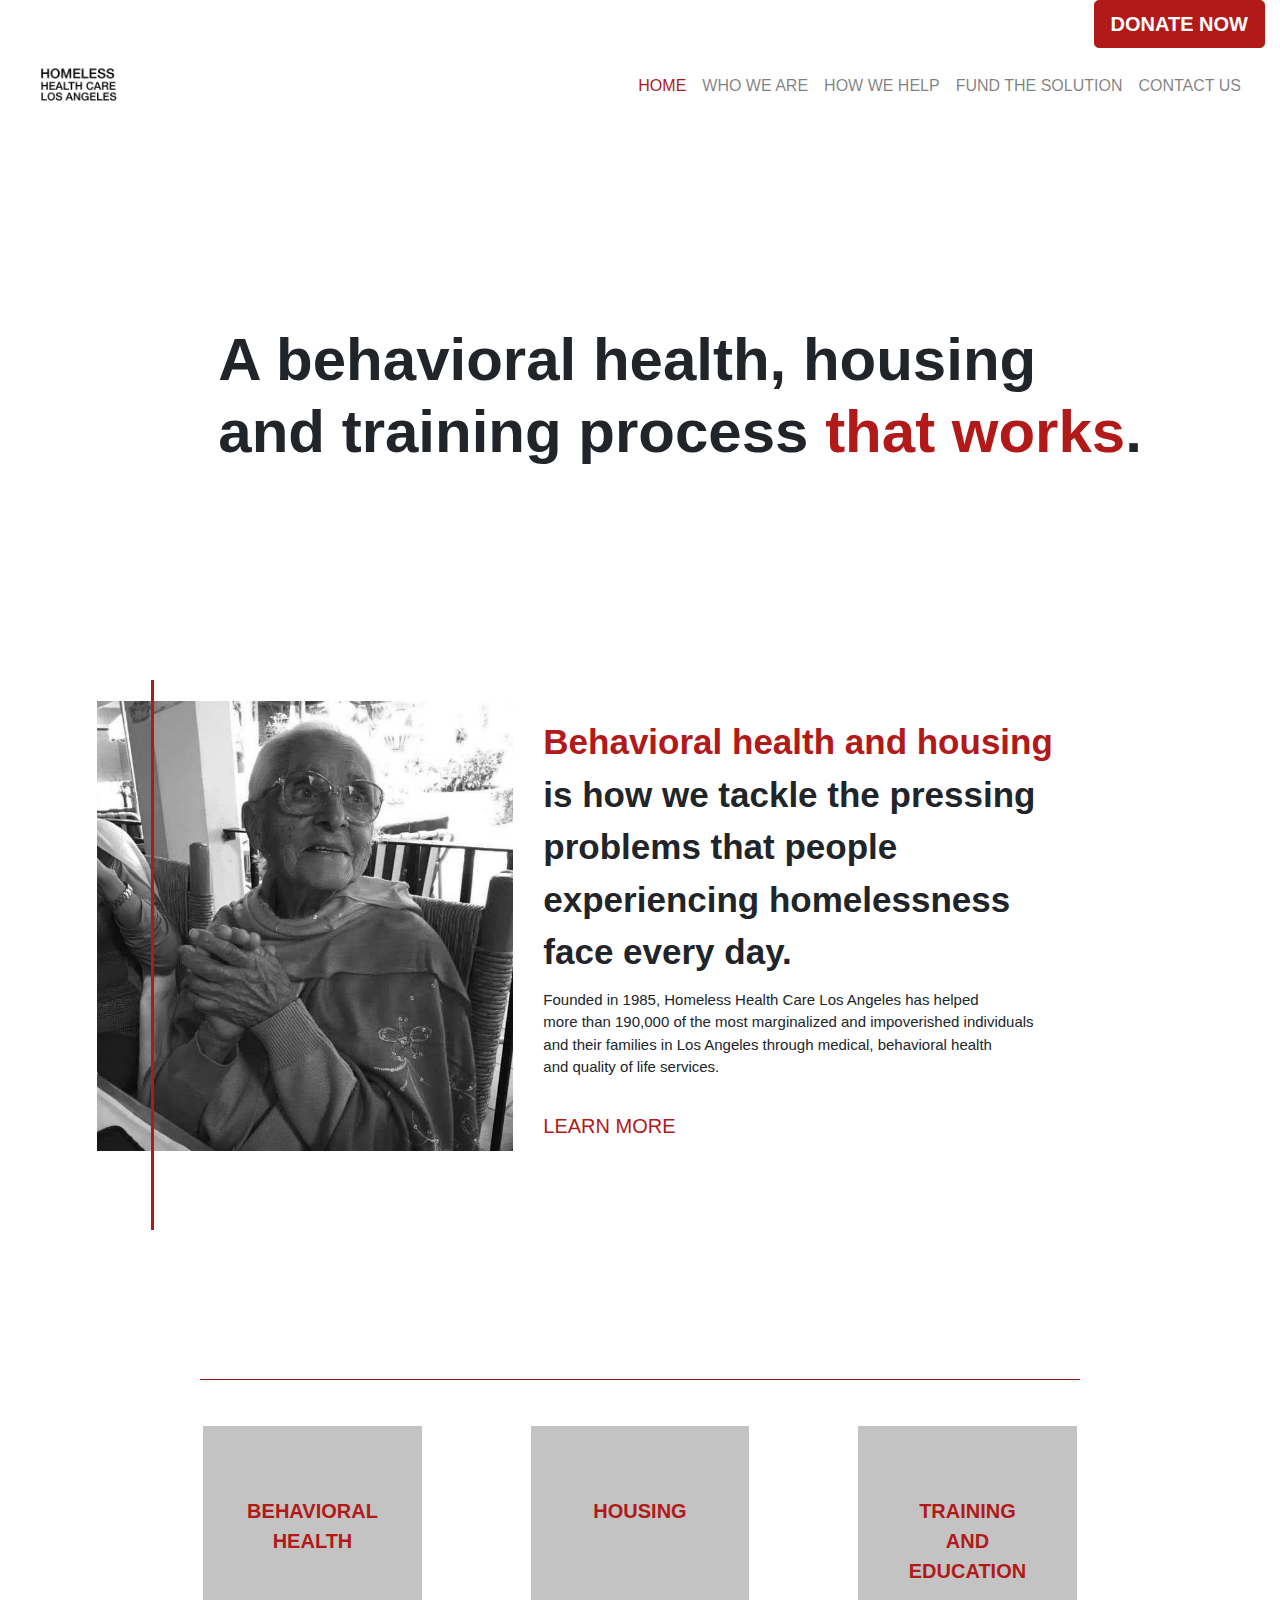
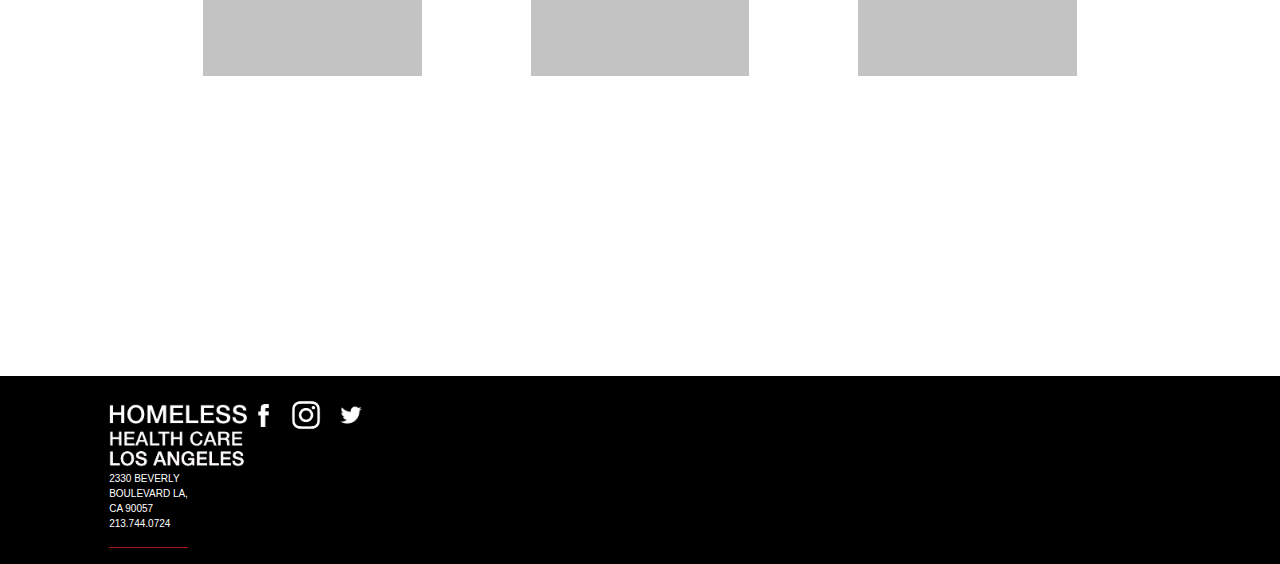
<file: index.html>
<!DOCTYPE html>
<html lang="en">

<head>
	<!-- Required meta tags -->
	<meta charset="utf-8">

	<!-- Our only CSS file -->
	<link rel="stylesheet" href="assets/css/style.css">
	<!-- Required meta tags -->
	<meta charset="utf-8">
	<meta name="viewport" content="width=device-width, initial-scale=1, shrink-to-fit=no">

	<!-- Bootstrap CSS -->
	<link rel="stylesheet" href="https://stackpath.bootstrapcdn.com/bootstrap/4.1.3/css/bootstrap.min.css">

	<!-- Optional JavaScript -->
	<script src="https://code.jquery.com/jquery-3.3.1.slim.min.js" crossorigin="anonymous"></script>
	<script src="https://cdnjs.cloudflare.com/ajax/libs/popper.js/1.14.3/umd/popper.min.js"></script>
	<script src="https://stackpath.bootstrapcdn.com/bootstrap/4.1.3/js/bootstrap.min.js"></script>

	<title>Homeless Healthcare Los Angeles</title>
</head>

<body>
	<div class="container-fluid">
		<div class="row">
			<div class="col-12 text-center">
				<button type="button" class="btn btn-primary btn-lg" aria-pressed="true">DONATE NOW</button>
			</div>
		</div>
		<div>
			<div>
				<nav class="navbar navbar-expand-lg navbar-light bg-light">
					<a class="navbar-brand" href="index.html">
						<img src="assets/images/logo.png" class="img-fluid nonprofit-logo">
					</a>
					<button class="navbar-toggler" type="button" data-toggle="collapse"
						data-target="#navbarSupportedContent" aria-controls="navbarSupportedContent"
						aria-expanded="false" aria-label="Toggle navigation">
						<span class="navbar-toggler-icon"></span>
					</button>
					<div class="collapse navbar-collapse justify-content-end" id="navbarSupportedContent">
						<ul class="navbar-nav">
							<li class="nav-item active custom-active-tab">
								<a class="nav-link" href="index.html">HOME</a>
							</li>
							<li class="nav-item ">
								<a class="nav-link" href="whoweare.html">WHO WE ARE</a>
							</li>
							<li class="nav-item">
								<a class="nav-link" href="howwehelpp.html">HOW WE HELP</a>
							</li>
							<li class="nav-item">
								<a class="nav-link" href="fundthesolution.html">FUND THE SOLUTION</a>
							</li>
							<li class="nav-item">
								<a class="nav-link" href="contactus.html">CONTACT US</a>
							</li>
						</ul>
					</div>
				</nav>
			</div>
		</div>

	</div>
	<div class="row">
		<div class="col-2"></div>
		<div class="col-10">

			<h1 class="intro" data-toggle="tooltip" title="imma-kms">A behavioral health, housing <br> and training
				process
				<span class="red">that works</span>.</h1>
		</div>
		<div
			class="divider" style="background-color:white;color:white;">
			<hr color="#B21919" ; width="absolute">
		</div>


		<div class="row">
			<div class="col-sm-1" style="background-color:white;"></div>
			<div class="col-sm-4 introimage" style="background-color:white"><img src="assets/images/grandpa.png"
					class="img-fluid" alt="Responsive image"></div>

			<div class="col-sm-5 introtext" style="background-color:white;padding-top:15px;"><span
					class="red">Behavioral
					health and housing</span> <br> is how we tackle
				the pressing <br> problems that people experiencing homelessness face every day.
				<p class="maincopy" style="padding-top:10px;">Founded in 1985, Homeless Health Care Los Angeles has
					helped <br>
					more than 190,000 of the most marginalized and impoverished individuals <br>
					and their families in Los Angeles through medical, behavioral health <br> and quality of life
					services.</p>
				<p><a class="learnmore" href="whoweare.html">LEARN MORE</a></p>

			</div>


		</div>

	</div>
	<div class="vl"></div>
	</div>
	</div>
	<div class="vl" style="float:right;"></div>
	</div>
	<div
		style="background-color:white;color:white;padding-top:200px;padding-left: 200px;padding-right: 200px; padding-bottom: 30px;">
		<hr color="#B21919" ; width="absolute">
	</div>
	<div>
		<div class="row">
			<div class="col-sm-2" style="background-color:white;"></div>
			<div class="maincontainer col-sm-2">

				<div class="thecard">
					<div class="thefront">BEHAVIORAL<br>HEALTH</div>
					<div class="theback">Our behavioral health programs exist to elevate clients’ voices and advocate
						for their emotional, behavioral, and psychological needs through evidence-based, client-centered
						approaches to mind and body well-being.</div>
				</div>
			</div>

			<div class="col-sm-1" style="background-color:white;"></div>

			<div class="maincontainer col-sm-2">

				<div class="thecard">
					<div class="thefront">HOUSING</div>
					<div class="theback">Our comprehensive model connects individuals to medical, mental health,
						substance use programs, and case management services, as well as facilitating referrals to long
						term housing placement. </div>
				</div>
			</div>
			<div class="col-sm-1" style="background-color:white;"></div>

			<div class="maincontainer col-sm-2">

				<div class="thecard">
					<div class="thefront">TRAINING<br>AND<br>EDUCATION</div>
					<div class="theback">Our training and education program provides innovative health education
						training and technical assistance to homeless shelters, community health clinics, hospitals, and
						community-based providers.</div>
				</div>
			</div>
			<div class="col-sm-2" style="background-color:white;"></div>

		</div>
	</div>
	<div class="dividerr" style="background-color:white;color:white;padding-top:200px;padding:150px;"></div>
	<div class="footer">
		<div style="background-color:black; padding: 10px;"></div>
			<div class="row">
				<div class="col-sm-1"></div>
				<div class="col-sm-1">
					<img src="assets/images/logoblack.png" alt=""style="height: 75px; width:auto;float:left;"><br>
					<p style="color: white; font-size: 10px; text-align: left">2330 BEVERLY BOULEVARD LA, <br> CA 90057 <br> 213.744.0724</p>
					<hr color="#B21919" ; width="absolute">
				</div>
				<!-- contact -->
				<div class="col-sm-2">
						<a href="https://twitter.com/maricuellar_"target="balnk"><img  class="iconp"src="assets/images/facebook.png" alt=""></a>
						<a href="https://www.instagram.com/mari.cuellaar"target="balnk"><img class="icon"src="assets/images/instagram.png" alt=""></a>
						<a href="https://twitter.com/maricuellar_"target="balnk"><img class="icont"src="assets/images/twitter.png" alt=""></a>
					</div>
				</div>
	
			</div>





</body>

</html>
</file>
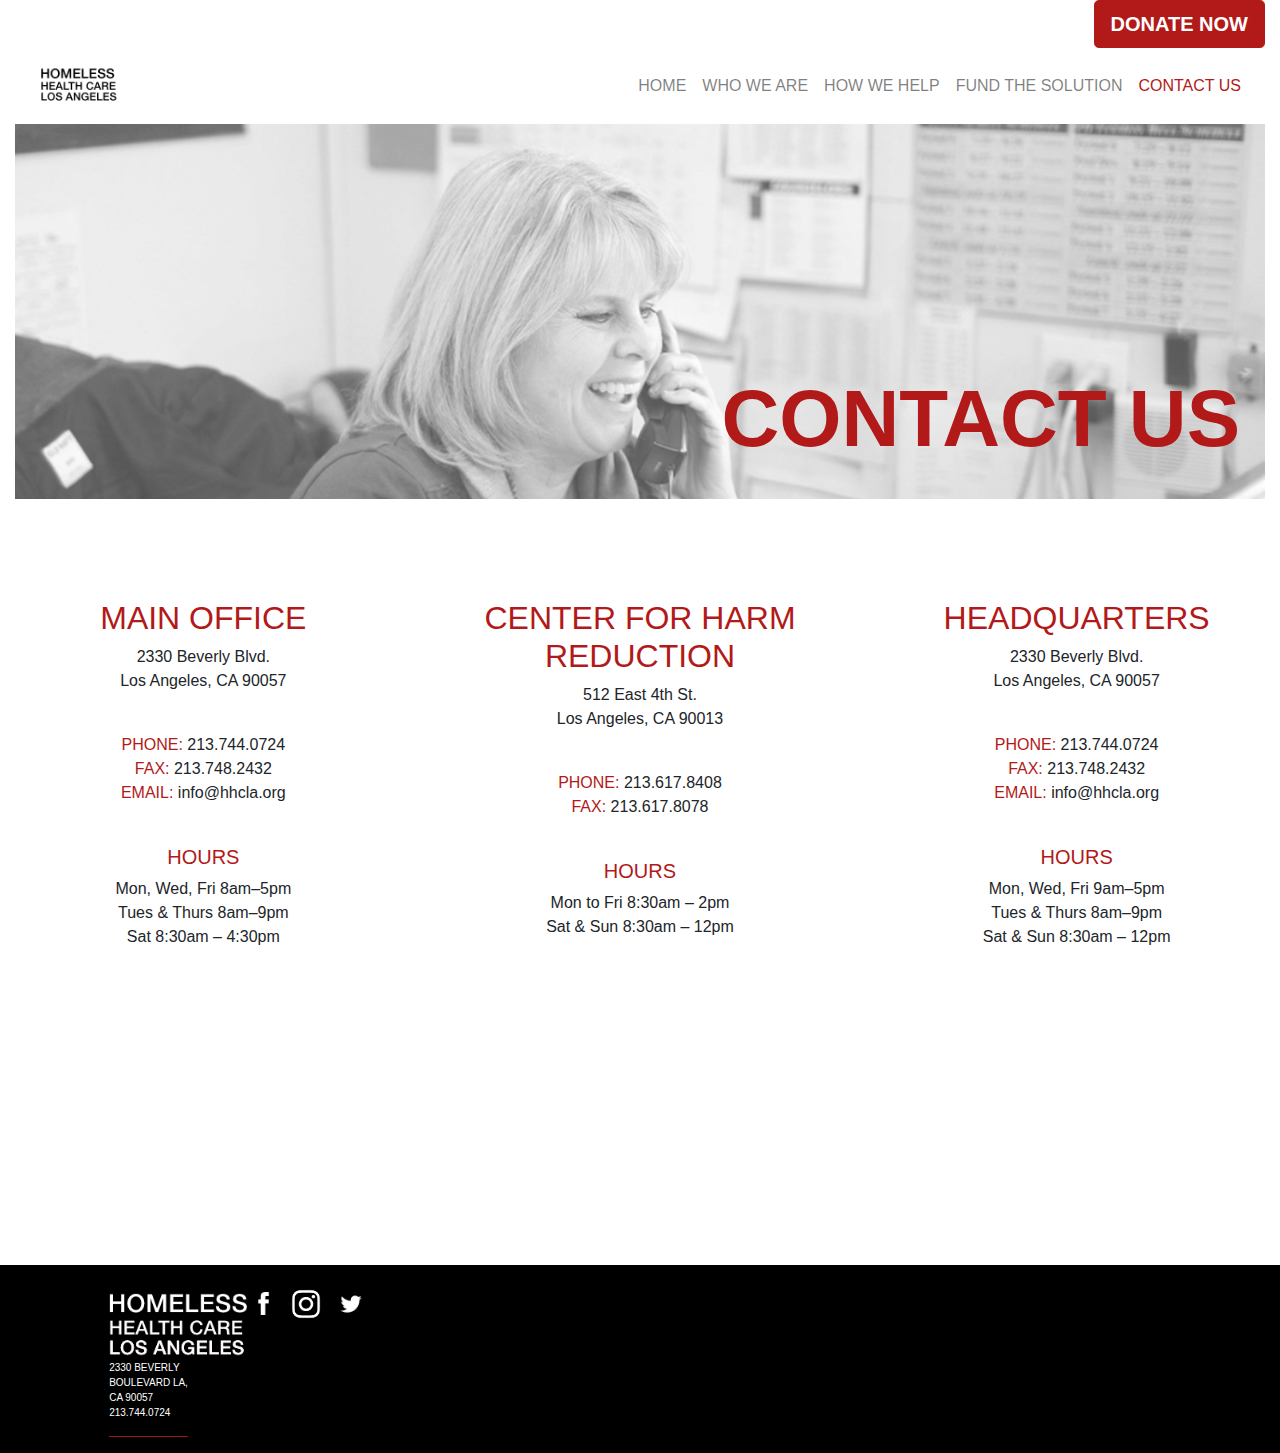
<file: contactus.html>
<!DOCTYPE html>
<html lang="en">

<head>
    <!-- Required meta tags -->
    <meta charset="utf-8">

    <!-- Our only CSS file -->
    <link rel="stylesheet" href="assets/css/contactus.css">
    <!-- Required meta tags -->
    <meta charset="utf-8">
    <meta name="viewport" content="width=device-width, initial-scale=1, shrink-to-fit=no">

    <!-- Bootstrap CSS -->
    <link rel="stylesheet" href="https://stackpath.bootstrapcdn.com/bootstrap/4.1.3/css/bootstrap.min.css">

    <!-- Optional JavaScript -->
    <script src="https://code.jquery.com/jquery-3.3.1.slim.min.js" crossorigin="anonymous"></script>
    <script src="https://cdnjs.cloudflare.com/ajax/libs/popper.js/1.14.3/umd/popper.min.js"></script>
    <script src="https://stackpath.bootstrapcdn.com/bootstrap/4.1.3/js/bootstrap.min.js"></script>

    <meta name="viewport" content="width=device-width, initial-scale=1">

    <title>Homeless Healthcare Los Angeles</title>
</head>

<body>
    <div class="container-fluid">

        <div class="row">
            <div class="col-12">
                <button type="button" class="btn btn-primary btn-lg" aria-pressed="true">DONATE NOW</button>
            </div>
        </div>
        <nav class="navbar navbar-expand-lg navbar-light bg-light">
            <a class="navbar-brand" href="index.html">
                <img src="assets/images/logo.png" class="img-fluid nonprofit-logo">
            </a>
            <button class="navbar-toggler" type="button" data-toggle="collapse" data-target="#navbarSupportedContent"
                aria-controls="navbarSupportedContent" aria-expanded="false" aria-label="Toggle navigation">
                <span class="navbar-toggler-icon"></span>
            </button>
            <div class="collapse navbar-collapse justify-content-end" id="navbarSupportedContent">
                <ul class="navbar-nav">
                    <li class="nav-item ">
                        <a class="nav-link" href="index.html">HOME</a>
                    </li>
                    <li class="nav-item">
                        <a class="nav-link" href="whoweare.html">WHO WE ARE</a>
                    </li>
                    <li class="nav-item">
                        <a class="nav-link" href="howwehelpp.html">HOW WE HELP</a>
                    </li>
                    <li class="nav-item">
                        <a class="nav-link" href="fundthesolution.html">FUND THE SOLUTION</a>
                    </li>
                    <li class="nav-item active custom-active-tab">
                        <a class="nav-link" href="contactus.html">CONTACT US</a>
                    </li>
                </ul>
            </div>
        </nav>
    </div>
    </div>


    <div>
        <div class="container-fluid">
            <img style="opacity: .7" src="assets/images/contactus.png" class="img-fluid" alt="Responsive image">
            <div class="bottom-right">CONTACT US</div>
        </div>

        <div style="background-color:white;color:white;padding-top:100px;padding-left: 200px;padding-right: 200px;">
        </div>
        <div>
            <div class="row">
                <div class="col-sm-4 text" style="background-color:white;">
                    <h2 class="red">MAIN OFFICE</h2>
                    <p>2330 Beverly Blvd.<br>Los Angeles, CA 90057</p>
                    <p><br><span class="red"> PHONE:</span> 213.744.0724
                        <br><span class="red"> FAX:</span> 213.748.2432
                        <br><span class="red">EMAIL:</span> info@hhcla.org</p>
                    <h5 class="red"><br>HOURS</h5>
                    <p>Mon, Wed, Fri 8am–5pm <br>

                        Tues & Thurs 8am–9pm <br>

                        Sat 8:30am – 4:30pm</p>
                </div>
                <div class="col-sm-4 text" style="background-color:white;">
                    <h2 class="red">CENTER FOR HARM REDUCTION</h2>
                    <p>512 East 4th St.<br>Los Angeles, CA 90013</p>
                    <p><br><span class="red"> PHONE:</span> 213.617.8408
                        <br><span class="red"> FAX:</span> 213.617.8078

                        <h5 class="red"><br>HOURS</h5>
                        <p>Mon to Fri 8:30am – 2pm<br>

                            Sat & Sun 8:30am – 12pm</p>
                </div>
                <div class="col-sm-4 text" style="background-color:white;">
                    <h2 class="red">HEADQUARTERS</h2>
                    <p>2330 Beverly Blvd.<br>Los Angeles, CA 90057</p>
                    <p><br><span class="red"> PHONE:</span> 213.744.0724
                        <br><span class="red"> FAX:</span> 213.748.2432
                        <br><span class="red">EMAIL:</span> info@hhcla.org</p>
                    <h5 class="red"><br>HOURS</h5>
                    <p>Mon, Wed, Fri 9am–5pm <br>

                        Tues & Thurs 8am–9pm <br>

                        Sat & Sun 8:30am – 12pm</p>
                </div>




            </div>
        </div>

        <div style="background-color:white;color:white;padding:150px;"></div>
        <div class="footer">
            <div style="background-color:black; padding: 10px;"></div>
            <div class="row">
                <div class="col-sm-1"></div>
                <div class="col-sm-1">
                    <img src="assets/images/logoblack.png" alt="" style="height: 75px; width:auto;float:left;"><br>
                    <p style="color: white; font-size: 10px; text-align: left">2330 BEVERLY BOULEVARD LA, <br> CA 90057
                        <br> 213.744.0724</p>
                    <hr color="#B21919" ; width="absolute">
                </div>
                <!-- contact -->
                <div class="col-sm-2">
                    <a href="https://twitter.com/maricuellar_" target="balnk"><img class="iconp"
                            src="assets/images/facebook.png" alt=""></a>
                    <a href="https://www.instagram.com/mari.cuellaar" target="balnk"><img class="icon"
                            src="assets/images/instagram.png" alt=""></a>
                    <a href="https://twitter.com/maricuellar_" target="balnk"><img class="icont"
                            src="assets/images/twitter.png" alt=""></a>
                </div>
            </div>

        </div>



</body>

</html>
</file>
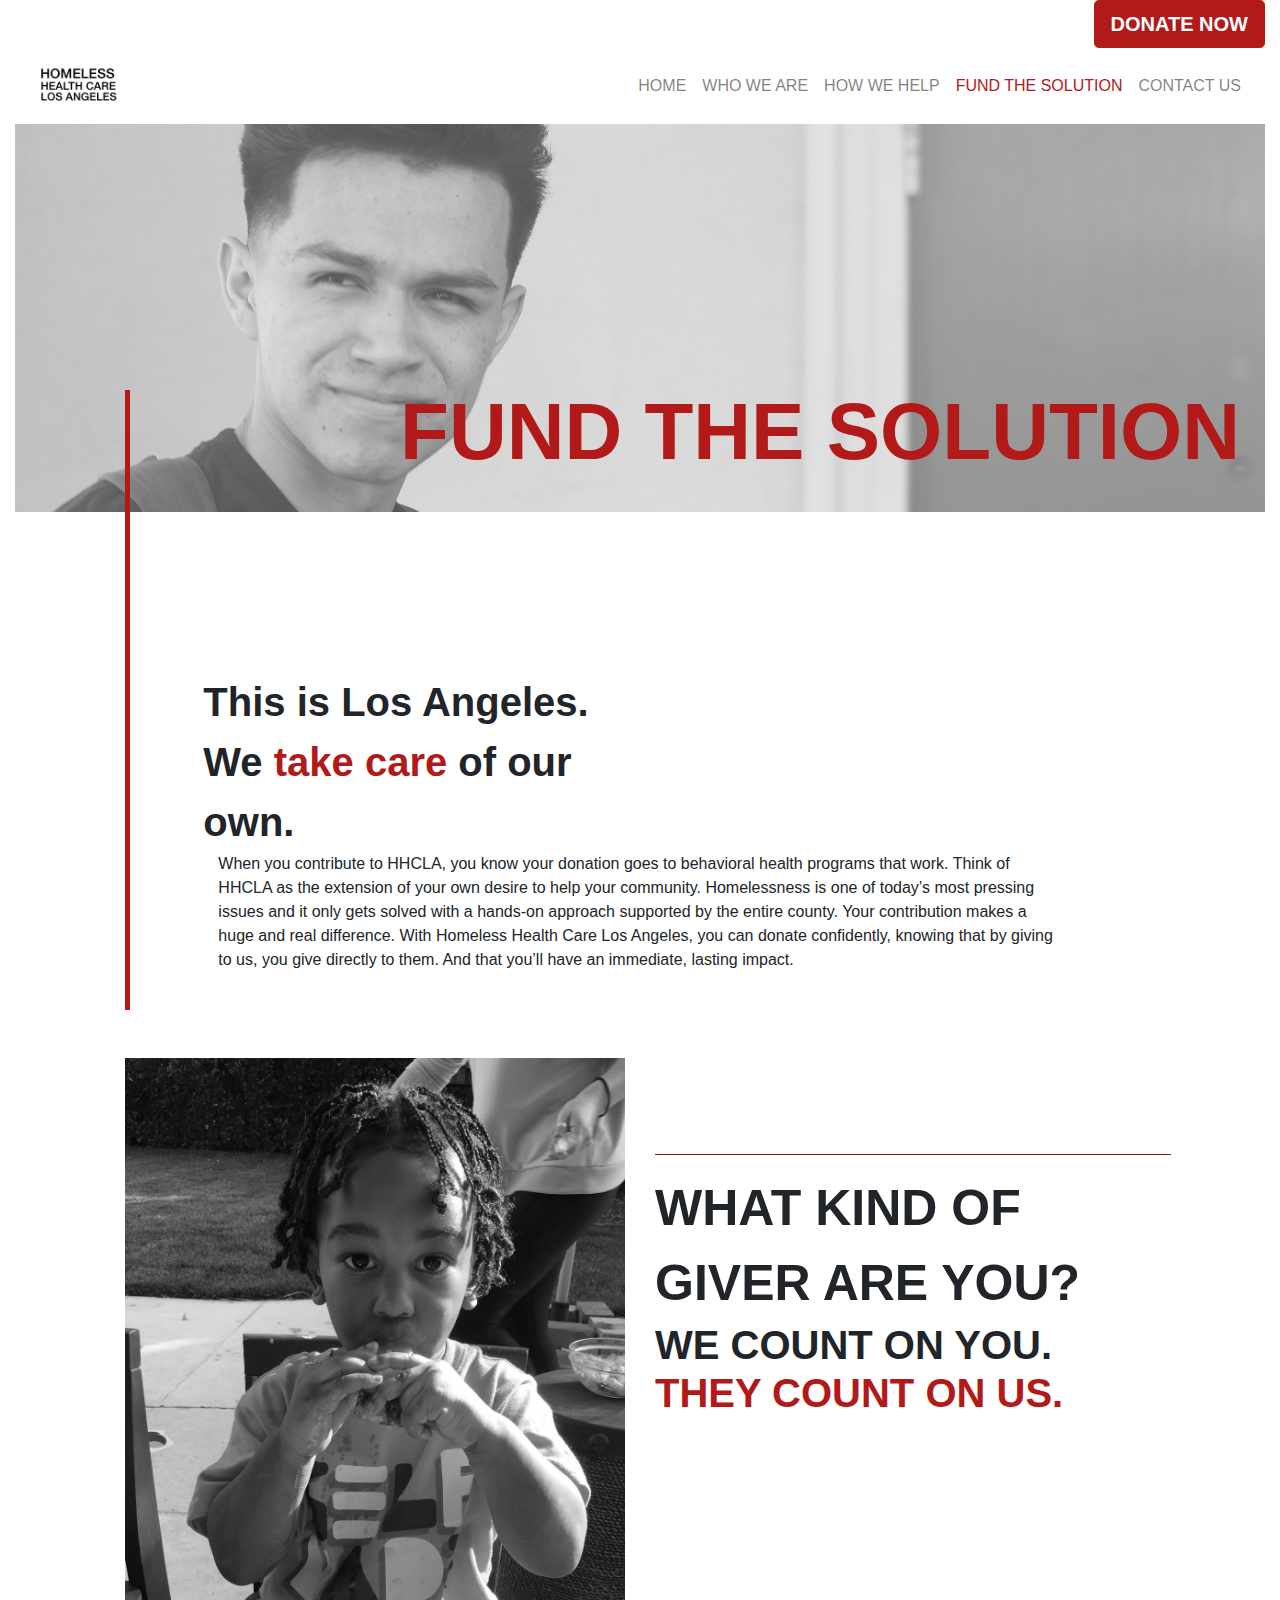
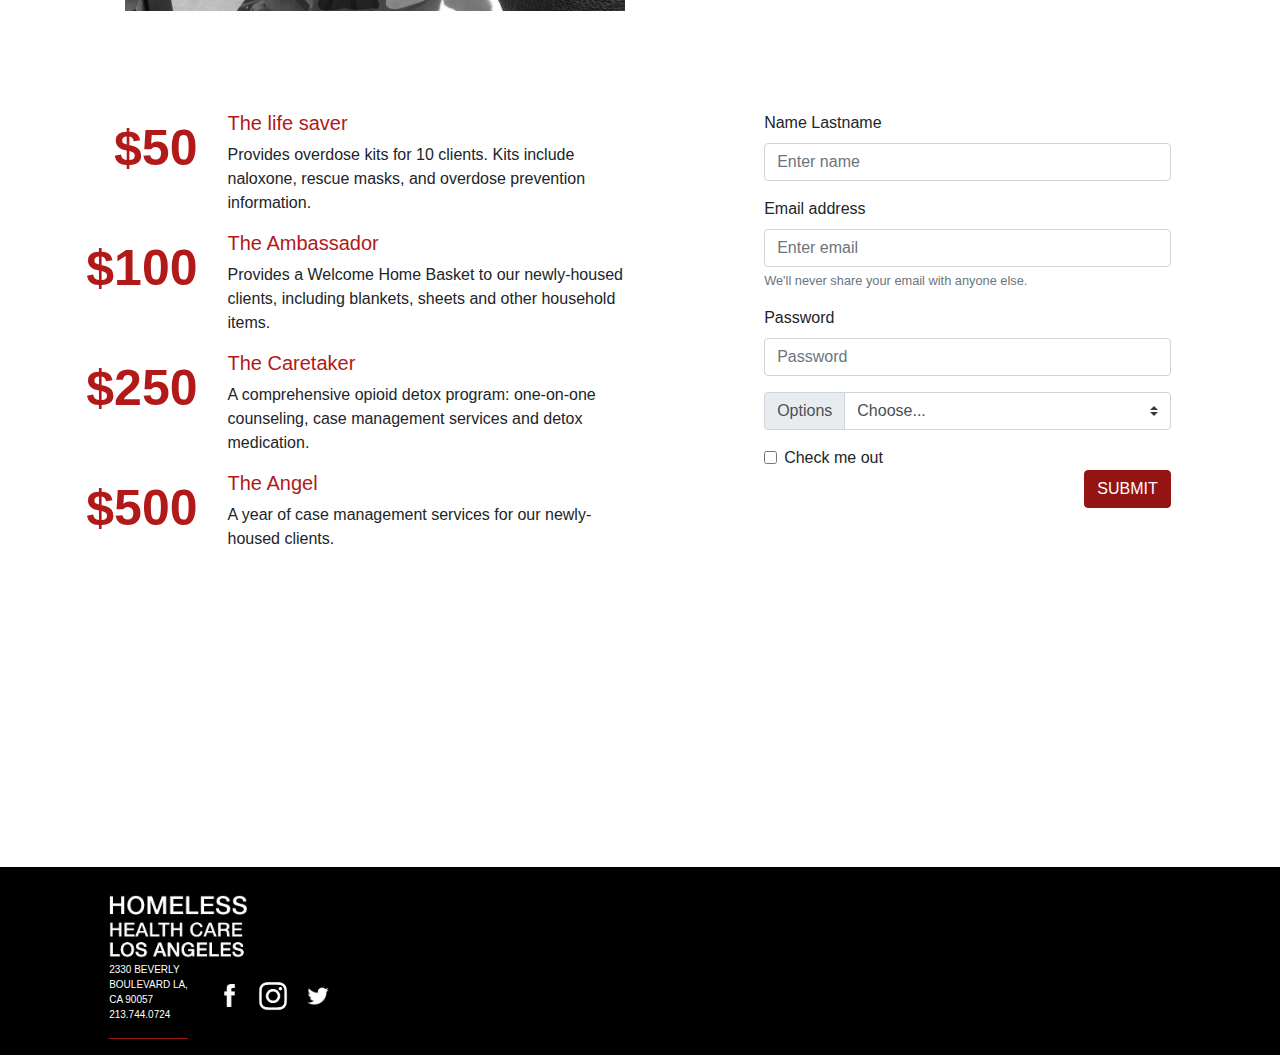
<file: fundthesolution.html>
<!DOCTYPE html>
<html lang="en">

<head>
	<!-- Required meta tags -->
	<meta charset="utf-8">

	<!-- Our only CSS file -->
	<link rel="stylesheet" href="assets/css/fundthesolution.css">
	<!-- Required meta tags -->
	<meta charset="utf-8">
	<meta name="viewport" content="width=device-width, initial-scale=1, shrink-to-fit=no">

	<!-- Bootstrap CSS -->
	<link rel="stylesheet" href="https://stackpath.bootstrapcdn.com/bootstrap/4.1.3/css/bootstrap.min.css">

	<!-- Optional JavaScript -->
	<script src="https://code.jquery.com/jquery-3.3.1.slim.min.js" crossorigin="anonymous"></script>
	<script src="https://cdnjs.cloudflare.com/ajax/libs/popper.js/1.14.3/umd/popper.min.js"></script>
	<script src="https://stackpath.bootstrapcdn.com/bootstrap/4.1.3/js/bootstrap.min.js"></script>

	<meta name="viewport" content="width=device-width, initial-scale=1">

	<title>Homeless Healthcare Los Angeles</title>
</head>

<body>
	<div class="container-fluid">

		<div class="row">
			<div class="col-12">
				<button type="button" class="btn btn-primary btn-lg" aria-pressed="true">DONATE NOW</button>
			</div>
		</div>
		<nav class="navbar navbar-expand-lg navbar-light bg-light">
			<a class="navbar-brand" href="index.html">
				<img src="assets/images/logo.png" class="img-fluid nonprofit-logo">
			</a>
			<button class="navbar-toggler" type="button" data-toggle="collapse" data-target="#navbarSupportedContent"
				aria-controls="navbarSupportedContent" aria-expanded="false" aria-label="Toggle navigation">
				<span class="navbar-toggler-icon"></span>
			</button>
			<div class="collapse navbar-collapse justify-content-end" id="navbarSupportedContent">
				<ul class="navbar-nav">
					<li class="nav-item">
						<a class="nav-link" href="index.html">HOME</a>
					</li>
					<li class="nav-item">
						<a class="nav-link" href="whoweare.html">WHO WE ARE</a>
					</li>
					<li class="nav-item">
						<a class="nav-link" href="howwehelpp.html">HOW WE HELP</a>
					</li>
					<li class="nav-item active custom-active-tab">
						<a class="nav-link" href="fundthesolution.html">FUND THE SOLUTION</a>
					</li>
					<li class="nav-item">
						<a class="nav-link" href="contactus.html">CONTACT US</a>
					</li>
				</ul>
			</div>
		</nav>
	</div>
	</div>
	<div>
		<div class="container-fluid">
			<img style="opacity: .7" src="assets/images/fundthesolution1.png" class="img-fluid" alt="Responsive image">
			<div class="bottom-right">FUND THE SOLUTION</div>
		</div>

		<div
			style="background-color:white;color:white;padding-top:130px;padding-left: 200px;padding-right: 200px; padding-bottom: 30px;">
		</div>

		<div>
			<div class="row">
				<div class="col-sm-2" style="background-color:white;"></div>
				<div class="col-sm-4 subheadline" style="background-color:white;">This is Los Angeles.<br>We <span
						class="red">take care</span> of our own.</div>
				<div class="col-sm-6 text" style="background-color:white;"></div>
			</div>
		</div>
		<div>
			<div class="row">
				<div class="col-sm-2" style="background-color:white;"></div>
				<div class="col-sm-8" style="background-color:white;">
					<p>
						When you contribute to HHCLA, you know your
					donation goes
					to behavioral health programs that work. Think of HHCLA as the extension of your own desire to help
					your
					community. Homelessness is one of today’s most pressing issues and it only gets solved with a
					hands-on
					approach supported by the entire county. Your contribution makes a huge and real difference. With
					Homeless
					Health Care Los Angeles, you can donate confidently, knowing that by giving to us, you give directly
					to them.
					And that you’ll have an immediate, lasting impact.
					</p></div>
				<div class="col-sm-2" style="background-color:white;"></div>
			</div>
		</div>

		<div class="vl"></div>
	</div>
	<div style="background-color:white;color:white;padding-top:70px;padding-left: 200px;padding-right: 200px;">
	</div>
	<div class="row">
		<div class="col-sm-6"><img src="assets/images/pb.png" class="img-fluid giver-image" alt="Responsive image">
		</div>
		<div class="col-sm-5 subheadline2" style="background-color:white; font-size:50px;font-weight:700;">
			<hr color="#B21919" ; width="absolute">WHAT KIND OF GIVER ARE YOU?
			<h1 class="subheadline">WE COUNT ON YOU.<br><span class="red">THEY COUNT ON US.</span></h1>
		</div>
	</div>
	<div style="background-color:white;color:white;padding:50px">
	</div>
	<!-- donate now -->
	<div class="row">
		<div class="col-12 col-md-6" style="padding-left:100px;">
			<div class="row">
				<div class="col-3 subheadline3 red" style="text-align: right">$50</div>
				<div class="col-9">
					<h5 class="red">The life saver</h5>
					<p>Provides overdose kits for 10 clients. Kits include naloxone, rescue masks, and
						overdose prevention information.</p>
				</div>
			</div>
			<div class="row">
				<div class="col-3 subheadline3 red" style="text-align: right">$100</div>
				<div class="col-9">
					<h5 class="red">The Ambassador</h5>
					<p>Provides a Welcome Home Basket to our newly-housed clients, including blankets, sheets and other
						household items.</p>
				</div>
			</div>
			<div class="row">
				<div class="col-3 subheadline3 red" style="text-align: right">$250</div>
				<div class="col-9">
					<h5 class="red">The Caretaker</h5>
					<p>A comprehensive opioid detox program: one-on-one counseling, case management services and detox
						medication.</p>
				</div>
			</div>
			<div class="row">
				<div class="col-3 subheadline3 red" style="text-align: right">$500</div>
				<div class="col-9">
					<h5 class="red">The Angel</h5>
					<p>A year of case management services for our newly-housed clients.</p>
				</div>
			</div>
		</div>
		<!-- right side -->
		<div class="col-12 col-md-6">
			<div class=row>
				<div class="col-2"></div>
				<div class="col-8">
					<form>
						<div class="form-group">
							<label for="exampleInputEmail1">Name Lastname</label>
							<input type="email" class="form-control" id="exampleInputEmail1"
								aria-describedby="emailHelp" placeholder="Enter name">
						</div>
						<div class="form-group">
							<label for="exampleInputEmail1">Email address</label>
							<input type="email" class="form-control" id="exampleInputEmail1"
								aria-describedby="emailHelp" placeholder="Enter email">
							<small id="emailHelp" class="form-text text-muted">We'll never share your email with anyone
								else.</small>
						</div>
						<div class="form-group">
							<label for="exampleInputPassword1">Password</label>
							<input type="password" class="form-control" id="exampleInputPassword1"
								placeholder="Password">
						</div>
						<div class="input-group mb-3">
							<div class="input-group-prepend">
								<label class="input-group-text" for="inputGroupSelect01">Options</label>
							</div>
							<select class="custom-select" id="inputGroupSelect01">
								<option selected>Choose...</option>
								<option value="1">$50</option>
								<option value="2">$100</option>
								<option value="3">$250</option>
								<option value="4">$500</option>
							</select>
						</div>
						<div class="form-check">
							<input type="checkbox" class="form-check-input" id="exampleCheck1">
							<label class="form-check-label" for="exampleCheck1">Check me out</label>
						</div>
						<button type="submit" class="btn btn-primary donate">SUBMIT</button>
					</form>
				</div>
				<div class="col-2"></div>
			</div>
		</div>

	</div>
	<div style="background-color:white;color:white;padding-top:200px;padding:150px;"></div>
	<div class="footer">
		<div style="background-color:black; padding: 10px;"></div>
		<div class="row">
			<div class="col-sm-1"></div>
			<div class="col-sm-1">
				<img src="assets/images/logoblack.png" alt="" style="height: 75px; width:auto;float:left;"><br>
				<p style="color: white; font-size: 10px; text-align: left">2330 BEVERLY BOULEVARD LA, <br> CA 90057 <br>
					213.744.0724</p>
				<hr color="#B21919" ; width="absolute">
			</div>
			<!-- contact -->
			<div class="col-6">
				<a href="https://twitter.com/maricuellar_" target="balnk"><img class="iconp"
						src="assets/images/facebook.png" alt=""></a>
				<a href="https://www.instagram.com/mari.cuellaar" target="balnk"><img class="icon"
						src="assets/images/instagram.png" alt=""></a>
				<a href="https://twitter.com/maricuellar_" target="balnk"><img class="icont"
						src="assets/images/twitter.png" alt=""></a>
			</div>
		</div>

	</div>



</body>

</html>
</file>
<file: assets/css/style.css>
.intro
{
    margin: auto;
    padding-top: 200px;
    font-family: Helvetica, sans-serif;
    font-weight: bold;
    font-size: 60px
}
.red
{
    color: #B21919;
}

.btn-primary.btn-lg
{
    float: right;
    background-color: #B21919;
    font-family: Helvetica, sans-serif;
    color: white;
    font-weight: bold;
    border-color: #B21919;

}

.btn-primary {
    color: #fff;
    background-color: #B21919;
}
.btn-primary.btn-lg:hover {
    color: #fff;
    background-color: #941313;
    border-color: #941313;
}
.navbar-light.bg-light {
    background-color: white!important; 
}

*{
    box-sizing: border-box;
}


.nav-item.active.custom-active-tab>a.nav-link{
    color:#B21919;
    
}

img.img-fluid.nonprofit-logo {
    max-width: 100%;
    height: 50px;
}
.headline
{
    margin: auto;
    padding-left: 170px; 
    padding-right: 170px;
    padding-top: 200px;
    font-family: Helvetica, sans-serif;
    font-weight: normal;
    font-size: 40px; 
}
.img-fluid {
    max-width: 100%;
    height: auto;
    float: right;
}
.introtext {
    font-size: 35px;
}
.maincopy {
    font-weight: normal;
    font-size: 15px;
}
.vl {
    border-left: 3px solid #B21919;
    height: 600px;
    position: absolute;
    left: 12%;
    margin-left: -3px;
    top: 700px;
}
.learnmore{
    color: #B21919;
    font-size: 20px;
    font-weight: normal;
    font-family: Helvetica, sans-serif;
    text-transform: capitalize;
}
.learnmore:hover{
    color: #941313;
}
.maincontainer{
    position: relative;
    width: 250px;
    height: 250px;
}
.thecard{
position: absolute;
width: 100%;
height: 100%;
transform-style: preserve-3d;
transition: all 0.5s ease;
}
.thecard:hover{
    transform: rotateY(180deg);
}
.thefront{
   
    position: absolute;
    width: 100%;
    height: 100%;
    backface-visibility: hidden;
    background:#C3C3C3;
    color: #B21919;
    text-align: center;
    padding: 70px 0;
    display: inline-block;
    font-family:Helvetica, sans-serif;
    font-size: 20px;
    font-weight: 600;

    

}
.theback{
    
    position: absolute;
    width: 100%;
    height: 100%;
    backface-visibility: hidden;
    background: #fafafa;
    color: #333333;
    transform: rotateY(180deg);
    text-align: center;
    padding: 38px 0;
    font-size: 12px;
    padding-left: 10px;
    padding-right: 10px;
}
.footer {
    left: 0;
    bottom: 0;
    width: 100%;
    background-color:black;
    color: white;
    text-align: center;
 }
.icon{
    max-width:100%;
    height:38px;
    padding-right: 8px;
}
.icont{
    max-width:100%;
    height:28px;
    padding-right: 8px;
}
.iconp{
    max-width:100%;
    height:23px;
    padding-right: 8px;
}
.maincontainer.col-sm-2 {
    padding: 0px;
}
@media only screen and (min-width: 375px) {
    .introtext {
        font-weight: 600;
        font-size: 20px;
        text-align: center;

    }
}

@media only screen and (min-width: 414px) {
    .bottom-right {
        color: #B21919;
        font-size: 30px;
    }

    .introtext {
        font-weight: 600;
        font-size: 20px;
        text-align: center;

    }
.divider{
    padding: 50px;
}
.dividerr{
    padding: 50px;
}
    .maincopy {
        font-weight: normal;
        font-size: 12px;
    }

    .vl {
        border-left: 3px solid #B21919;
        height: 350px;
        position: absolute;
        left: 10%;
        margin-left: -3px;
        top: 735px;
    }

    .col-md-2.mod {
        padding-right: 0px;
        padding-left: 0px;
        position: relative;
        width: 20%;
        min-height: 1px;
    }
    

}
@media only screen and (min-width: 768px) {
    .headline
    {
        margin: auto;
        padding-left: 170px; 
        padding-right: 170px;
        padding-top: 200px;
        font-family: Helvetica, sans-serif;
        font-weight: normal;
        font-size: 40px; 
    }
    .img-fluid {
        max-width: 100%;
        height: auto;
        float: right;
    }
    .introtext {
        font-size: 35px;
        text-align: left;
    }
    .maincopy {
        font-weight: normal;
        font-size: 15px;
    }
    .vl {
        border-left: 3px solid #B21919;
        height: 550px;
        position: absolute;
        left: 12%;
        margin-left: -3px;
        top: 680px;
    }
    .learnmore{
        color: #B21919;
        font-size: 20px;
        font-weight: normal;
        font-family: Helvetica, sans-serif;
        text-transform: capitalize;
    }
    .learnmore:hover{
        color: #941313;
    }
    .divider{
        padding:    100px;
    }

}
</file>
<file: assets/css/contactus.css>
.btn
{
    background-color: #B21919;
    font-family: Helvetica, sans-serif;
    color: white;
    font-weight: bold;
    float: right;
    

}
.btn-primary.btn-lg
{
    float: right;
    background-color: #B21919;
    font-family: Helvetica, sans-serif;
    color: white;
    font-weight: bold;
    border-color: #B21919;

}

.btn-primary {
    color: #fff;
    background-color: #B21919;
}
.btn-primary.btn-lg:hover {
    color: #fff;
    background-color: #941313;
    border-color: #941313;
}
.navbar-light.bg-light {
    background-color: white!important; 
}
*{
    box-sizing: border-box;
}

.nav-item.active.custom-active-tab>a.nav-link{
    color:#B21919;
    
}

img.img-fluid.nonprofit-logo {
    max-width: 100%;
    height: 50px;
}
.container-fluid {
    position: relative;
    text-align: center;
    color: white;
  }
  .bottom-right {
    position: absolute;
    bottom: 20px;
    right: 40px;
    font-family: Helvetica, sans-serif;
    color: #B21919;
    font-weight: bold;
    font-size: 80px;
  }

.vl {
    border-left: 5px solid #B21919;
    height: 700px;
    position: absolute;
    left: 10%;
    margin-left: -3px;
    top: 390px;
  }

.red
{
color: #B21919;
}
.subheadline {
    font-weight: 600;
    font-size: 40px;

}
.subheadline1 {
    padding-top: 10px;
    padding-bottom: 10px;
    font-weight: 600;
    font-size: 25px;
    text-align: center;

}
.introimage {
    max-width: 100%;
    height: auto;
    padding-top: 30px;
    margin-left: 30px;
}
.otherhl{
    padding-top: 10px;
    text-align: center;
    color:white;
    text-transform: uppercase;
    font-weight: 600;
    padding-bottom: 10px;
    background-color: #B21919
}
.subheadline2 {
    padding-top: 10px;
    padding-bottom: 10px;
    padding-left: 20px;
    font-weight: 600;
    font-size: 38px;
}
.text{
   text-align: center;
}
@media only screen and (min-width: 375px) {
    .bottom-right { 
        color: #B21919;
        font-size: 15px;
    }
    .vl {
        border-left: 5px solid #B21919;
        height: 620px;
        position: absolute;
        margin-left: -3px;
        top: 390px;
    }
    .maincopy {
        font-weight: normal;
        font-size: 10px;
    }
    
}
@media only screen and (min-width: 414px) {
    .bottom-right {
        color: #B21919;
        font-size: 40px;
    }
    .maincopy {
        font-weight: normal;
        font-size: 10px;
    }
  
}
@media only screen and (min-width: 768px) {
    .bottom-right {
        color: #B21919;
        font-size: 80px;
    }
    .vl {
        border-left: 5px solid #B21919;
        height: 620px;
        position: absolute;
        left: 10%;
        margin-left: -3px;
        top: 390px;
    }
    .maincopy {
        font-weight: normal;
        font-size: 15px;
    }
}
.footer {
    left: 0;
    bottom: 0;
    width: 100%;
    background-color:black;
    color: white;
    text-align: center;
 }
.icon{
    max-width:100%;
    height:38px;
    padding-right: 8px;
}
.icont{
    max-width:100%;
    height:28px;
    padding-right: 8px;
}
.iconp{
    max-width:100%;
    height:23px;
    padding-right: 8px;
}
</file>
<file: assets/css/fundthesolution.css>
.btn
{
    background-color: #B21919;
    font-family: Helvetica, sans-serif;
    color: white;
    font-weight: bold;
    float: right;
    

}
.btn-primary.btn-lg
{
    float: right;
    background-color: #B21919;
    font-family: Helvetica, sans-serif;
    color: white;
    font-weight: bold;
    border-color: #B21919;

}
.col-6 {
    -ms-flex: 0 0 50%;
    flex: 0 0 50%;
    max-width: 50%;
    text-align: left;
    padding-left: 40px;
    padding-top: 90px;
}

.btn-primary {
    color: #fff;
    background-color: #B21919;
}
.btn-primary.btn-lg:hover {
    color: #fff;
}
.navbar-light.bg-light {
    background-color: white!important; 
}
.btn-primary {
    color: #fff;
    background-color:#941313;
    border-color: #941313;
}
button.btn.btn-primary.donate {
    background-color: #941313;
    border-color: #941313;
}
*{
    box-sizing: border-box;
}

.nav-item.active.custom-active-tab>a.nav-link{
    color:#B21919;
    
}

img.img-fluid.nonprofit-logo {
    max-width: 100%;
    height: 50px;
}
.container-fluid {
    position: relative;
    text-align: center;
    color: white;
  }
  .bottom-right {
    position: absolute;
    bottom: 20px;
    right: 40px;
    font-family: Helvetica, sans-serif;
    color: #B21919;
    font-weight: bold;
    font-size: 80px;
  }

  .vl {
    border-left: 5px solid #B21919;
    height: 620px;
    position: absolute;
    left: 10%;
    margin-left: -3px;
    top: 390px;
}
  .red
{
    color: #B21919;
}
.subheadline {
    font-weight: 600;
    font-size: 40px;

}
.giver-image{
    height:auto;
    width: 500px;
    float: right;
}
.subheadline2 {
    font-weight: 600;
    font-size: 40px;
    padding-top: 80px;

}
.subheadline3 {
    font-weight: 600;
    font-size: 50px;

}
@media only screen and (min-width: 375px) {
    .bottom-right { 
        color: #B21919;
        font-size: 15px;
    }
    .vl {
        border-left: 5px solid #B21919;
        height: 620px;
        position: absolute;
        margin-left: -3px;
        top: 390px;
    }
  
  
    
}
@media only screen and (min-width: 414px) {
    .bottom-right {
        color: #B21919;
        font-size: 40px;
    }
    .subheadline {
        font-weight: 600;
        font-size: 40px;
        padding-left: 30px;
    
    }
    .col-sm-4.subheadline {
        padding-left: 80px;
    }
    p {
        padding-left: 71px;
    }
    .col-3.subheadline3.red {
        text-align: left;

    }
    h5.red {
        padding-left: 70px;
    }
    .subheadline2{
        text-align: center;
    }
  
}
@media only screen and (min-width: 768px) {
    .bottom-right {
        color: #B21919;
        font-size: 80px;
    }
    .vl {
        border-left: 5px solid #B21919;
        height: 620px;
        position: absolute;
        left: 10%;
        margin-left: -3px;
        top: 390px;
    }
    .subheadline {
        font-weight: 600;
        font-size: 40px;
        padding-left: 0px;
    
    }
    .col-sm-4.subheadline {
        padding-left: 0px;
    }
    p {
        padding-left: 0px;
    }
    .col-3.subheadline3.red {
        text-align: center;
    }
    h5.red {
        padding-left: 0px;
    }
  
    .subheadline2{
        text-align: left;
    }
  
}
.footer {
    left: 0;
    bottom: 0;
    width: 100%;
    background-color:black;
    color: white;
    text-align: center;
 }
.icon{
    max-width:100%;
    height:38px;
    padding-right: 8px;
}
.icont{
    max-width:100%;
    height:28px;
    padding-right: 8px;
}
.iconp{
    max-width:100%;
    height:23px;
    padding-right: 8px;
}
</file>
